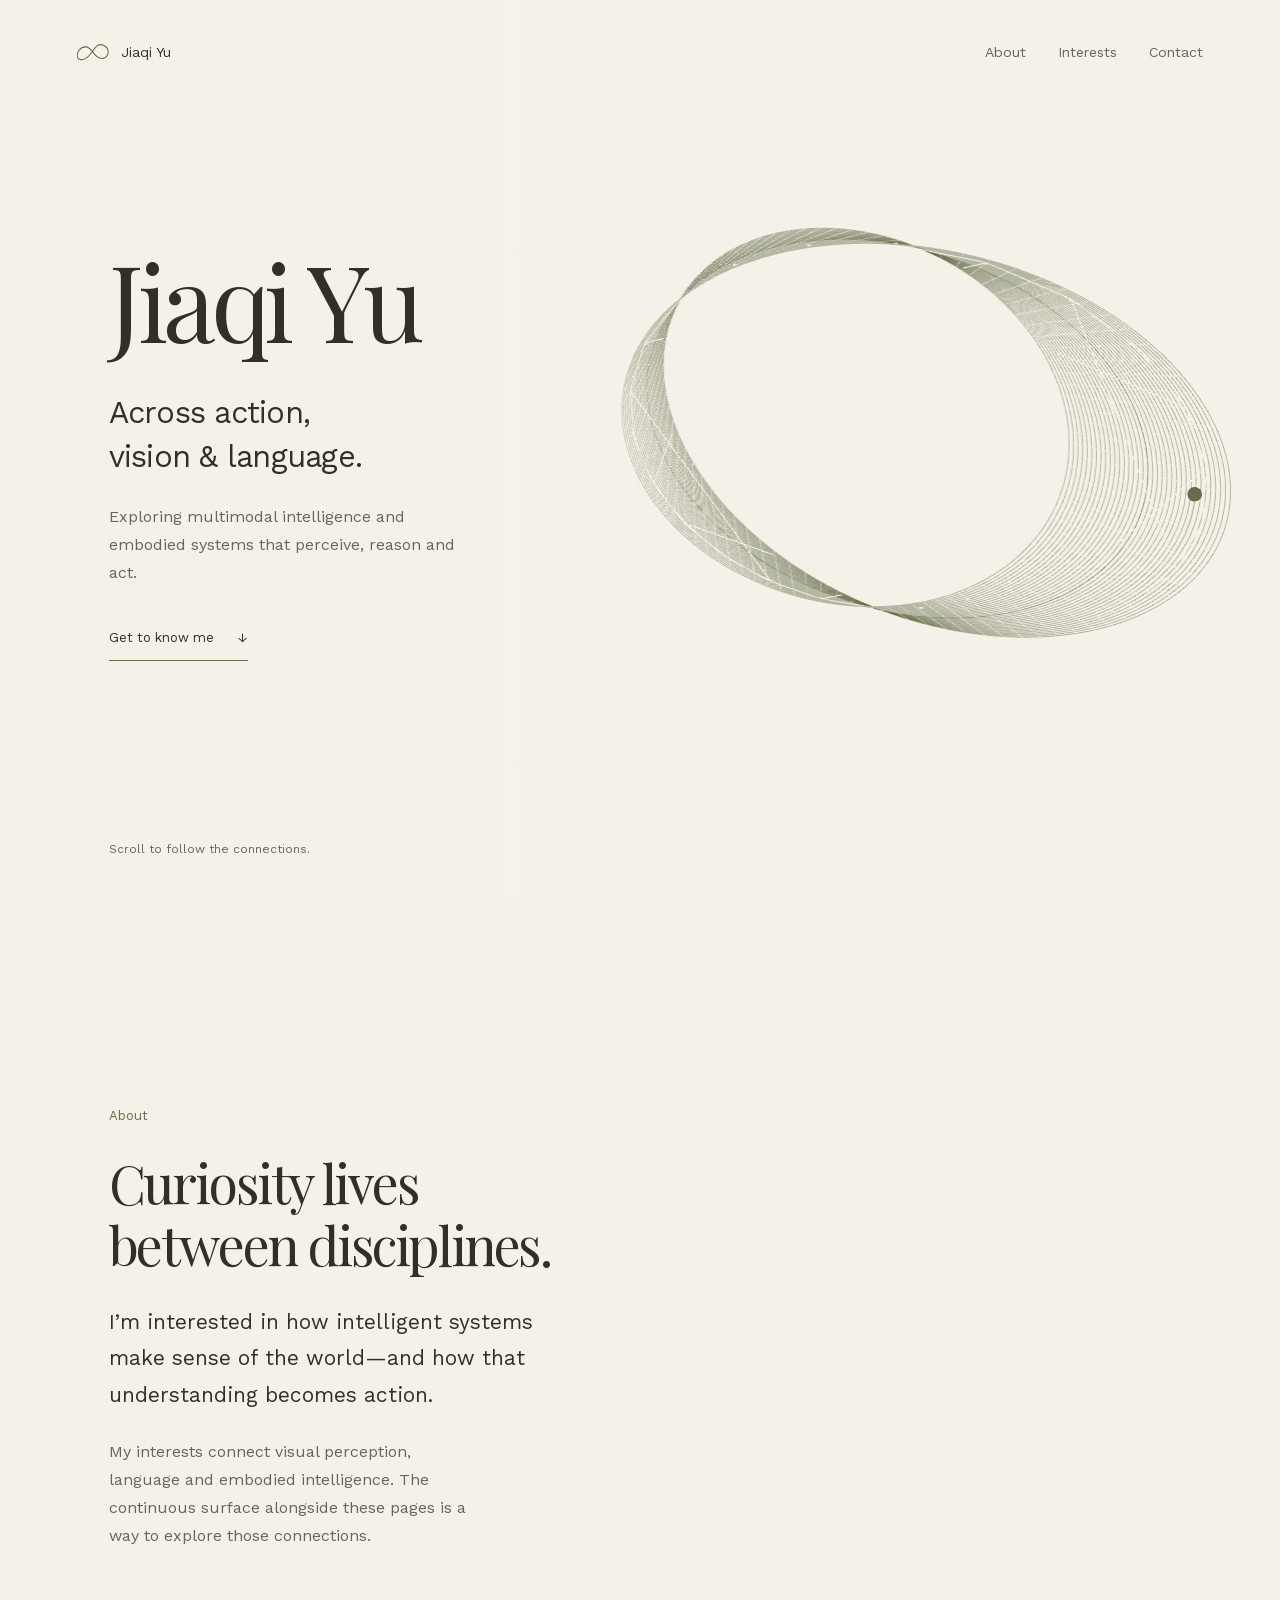
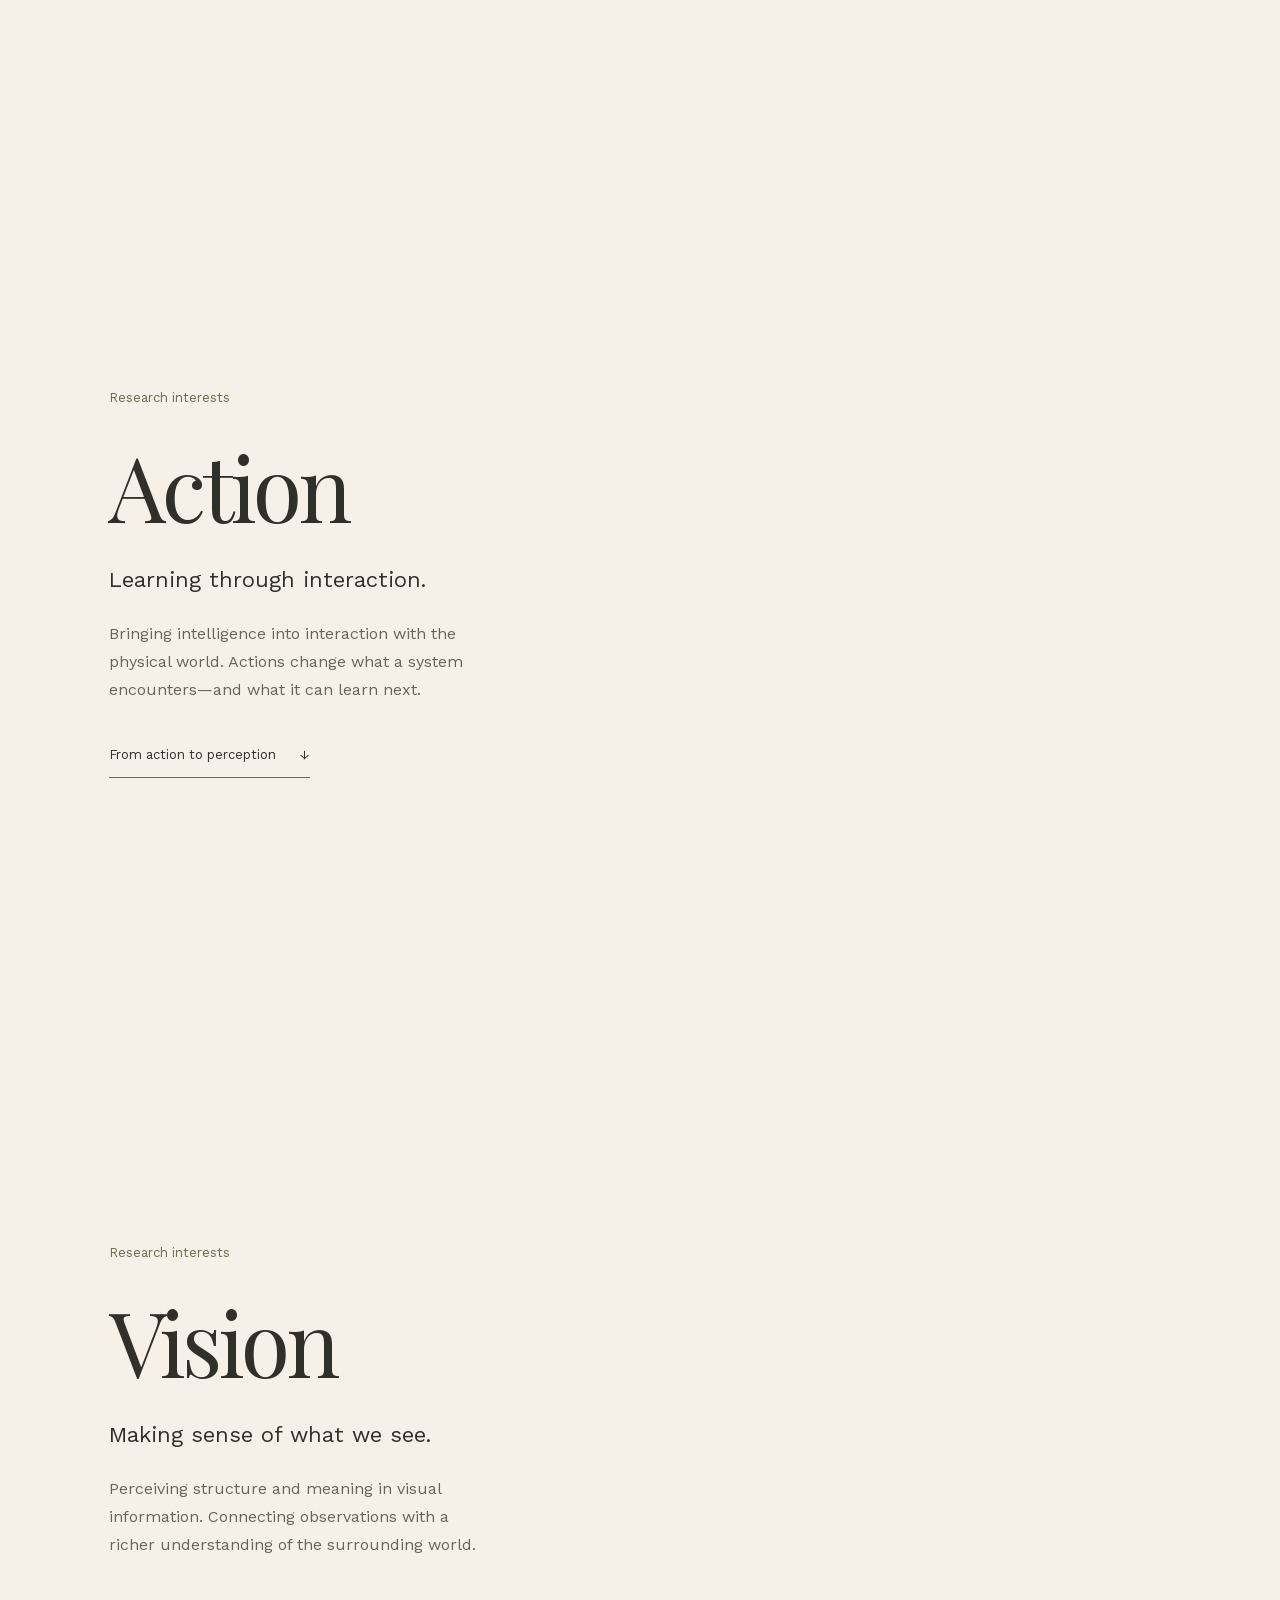
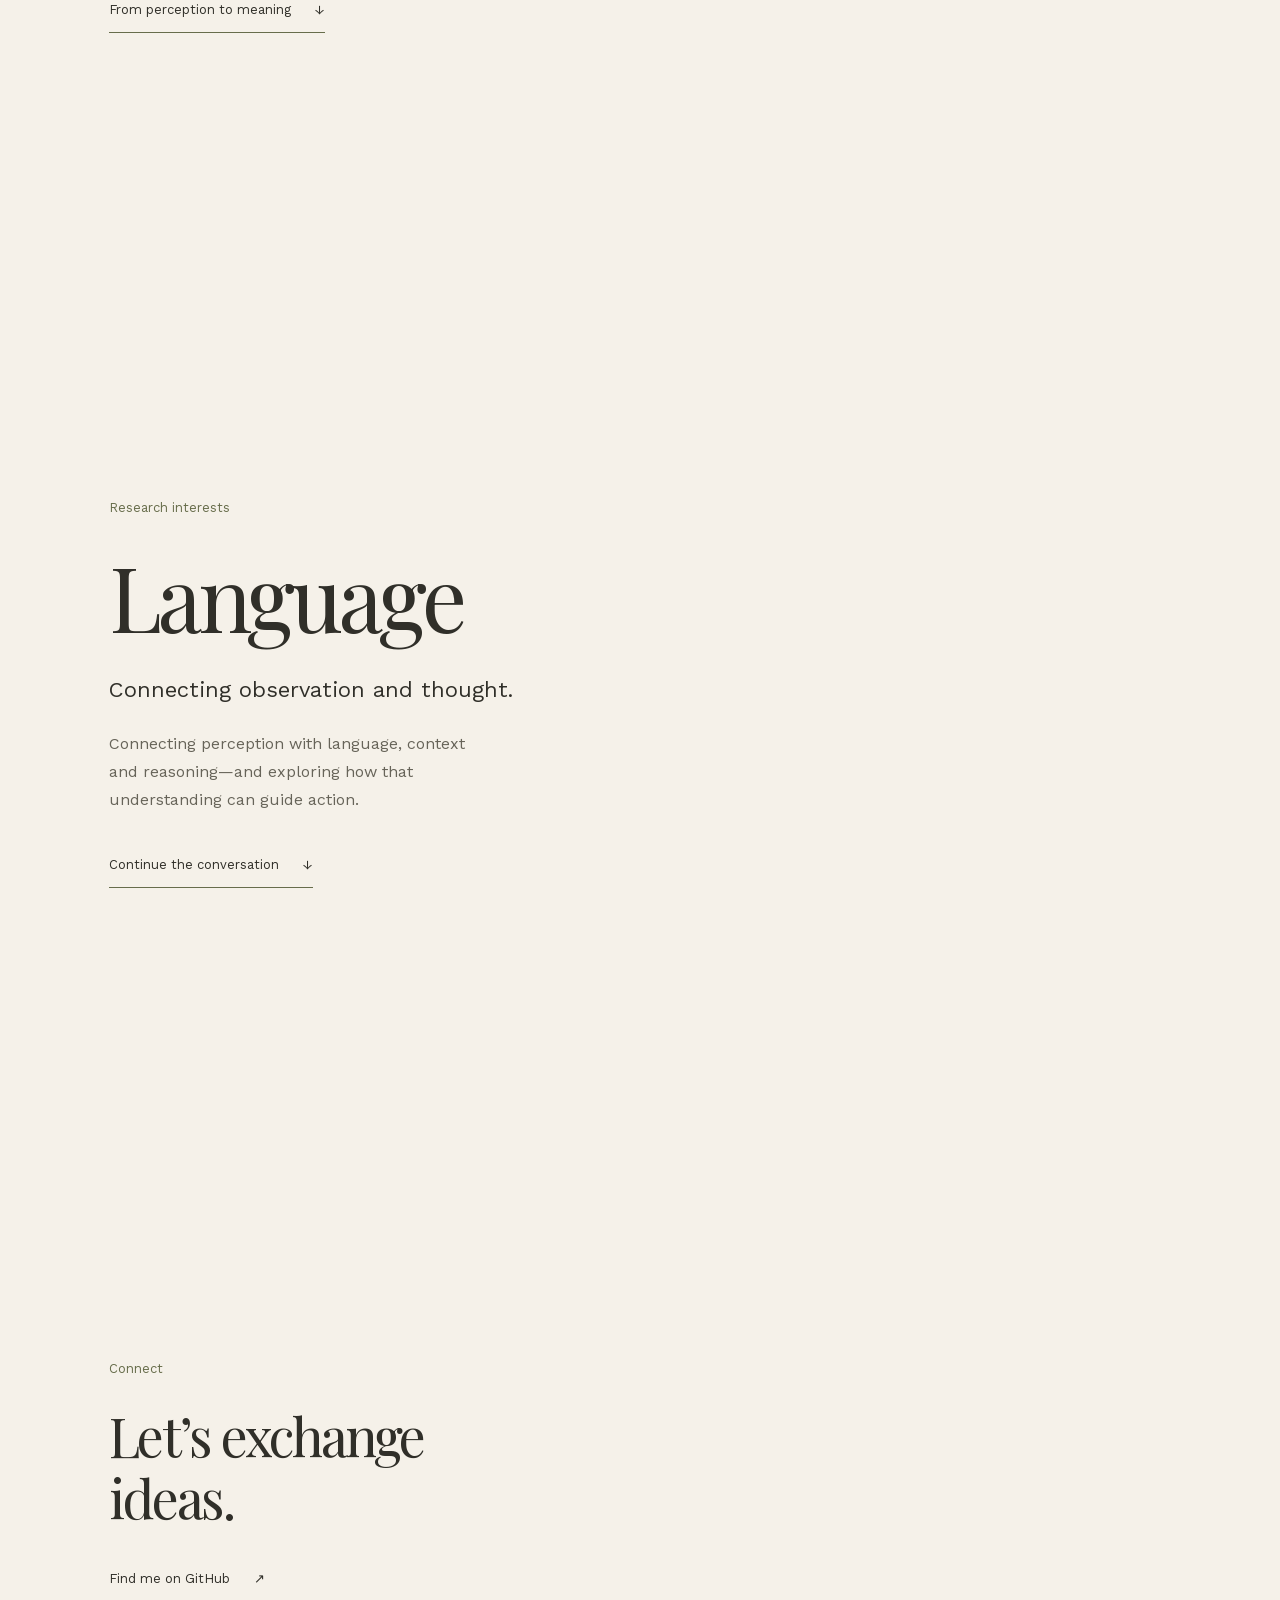
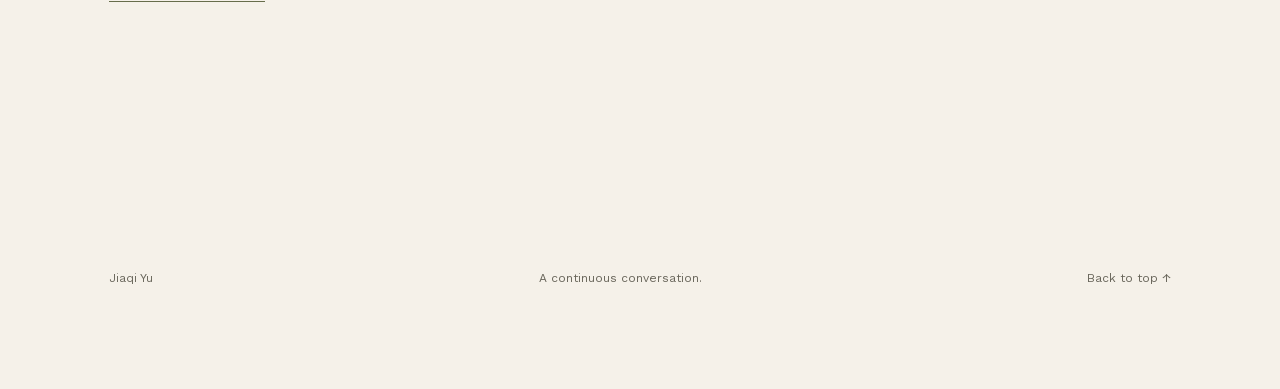
<file: index.html>
<!doctype html>
<html lang="en">
<head>
  <meta charset="utf-8">
  <meta name="viewport" content="width=device-width, initial-scale=1">
  <meta name="description" content="Jiaqi Yu — exploring multimodal intelligence and embodied systems across action, vision and language.">
  <meta name="theme-color" content="#f5f1e9">
  <title>Jiaqi Yu — Action, vision & language</title>
  <link rel="icon" href="favicon.svg" type="image/svg+xml">
  <link rel="preload" href="assets/fonts/playfair-display.woff2" as="font" type="font/woff2" crossorigin>
  <link rel="stylesheet" href="mobius.css">
</head>
<body>
  <a class="skip" href="#about">Skip to content</a>
  <div class="visual" aria-hidden="true">
    <svg class="fallback" viewBox="0 0 600 600"><g fill="none" stroke="currentColor" stroke-width="1"><ellipse cx="300" cy="300" rx="220" ry="110" transform="rotate(-35 300 300)"/><ellipse cx="300" cy="300" rx="210" ry="135" transform="rotate(-25 300 300)"/><ellipse cx="300" cy="300" rx="195" ry="155" transform="rotate(-15 300 300)"/></g></svg>
    <canvas id="mobius"></canvas>
  </div>
  <header class="header">
    <a class="brand" href="#home"><svg viewBox="0 0 40 26" aria-hidden="true"><path d="M20 13C7-7-9 23 7 22c12-1 14-23 26-18 14 6 1 28-13 9Z"/></svg>Jiaqi Yu</a>
    <nav aria-label="Main navigation"><a href="#about">About</a><a href="#action">Interests</a><a href="#contact">Contact</a></nav>
  </header>
  <main>
    <section class="chapter hero" id="home" data-stage="home" aria-labelledby="name">
      <div class="copy"><h1 id="name">Jiaqi Yu</h1><p class="tagline">Across action,<br>vision &amp; language.</p><p class="description">Exploring multimodal intelligence and embodied systems that perceive, reason and act.</p><a class="text-link" href="#about">Get to know me <span aria-hidden="true">↓</span></a></div>
      <p class="scroll-note">Scroll to follow the connections.</p>
    </section>
    <section class="chapter" id="about" data-stage="about" aria-labelledby="about-title"><div class="copy"><p class="eyebrow">About</p><h2 id="about-title">Curiosity lives<br>between disciplines.</h2><p class="intro">I’m interested in how intelligent systems make sense of the world—and how that understanding becomes action.</p><p class="description">My interests connect visual perception, language and embodied intelligence. The continuous surface alongside these pages is a way to explore those connections.</p></div></section>
    <div id="interests">
      <section class="chapter" id="action" data-stage="action" aria-labelledby="action-title"><div class="copy"><p class="eyebrow">Research interests</p><h2 id="action-title">Action</h2><p class="chapter-line">Learning through interaction.</p><p class="description">Bringing intelligence into interaction with the physical world. Actions change what a system encounters—and what it can learn next.</p><a class="text-link" href="#vision">From action to perception <span aria-hidden="true">↓</span></a></div></section>
      <section class="chapter" id="vision" data-stage="vision" aria-labelledby="vision-title"><div class="copy"><p class="eyebrow">Research interests</p><h2 id="vision-title">Vision</h2><p class="chapter-line">Making sense of what we see.</p><p class="description">Perceiving structure and meaning in visual information. Connecting observations with a richer understanding of the surrounding world.</p><a class="text-link" href="#language">From perception to meaning <span aria-hidden="true">↓</span></a></div></section>
      <section class="chapter" id="language" data-stage="language" aria-labelledby="language-title"><div class="copy"><p class="eyebrow">Research interests</p><h2 id="language-title">Language</h2><p class="chapter-line">Connecting observation and thought.</p><p class="description">Connecting perception with language, context and reasoning—and exploring how that understanding can guide action.</p><a class="text-link" href="#contact">Continue the conversation <span aria-hidden="true">↓</span></a></div></section>
    </div>
    <section class="chapter contact" id="contact" data-stage="contact" aria-labelledby="contact-title"><div class="copy"><p class="eyebrow">Connect</p><h2 id="contact-title">Let’s exchange<br>ideas.</h2><a class="text-link" href="https://github.com/Thames-H">Find me on GitHub <span aria-hidden="true">↗</span></a></div></section>
  </main>
  <footer><span>Jiaqi Yu</span><span>A continuous conversation.</span><a href="#home">Back to top ↑</a></footer>
  <script src="assets/vendor/gsap.min.js" defer></script>
  <script src="assets/vendor/ScrollTrigger.min.js" defer></script>
  <script type="module" src="mobius.js"></script>
</body>
</html>
</file>
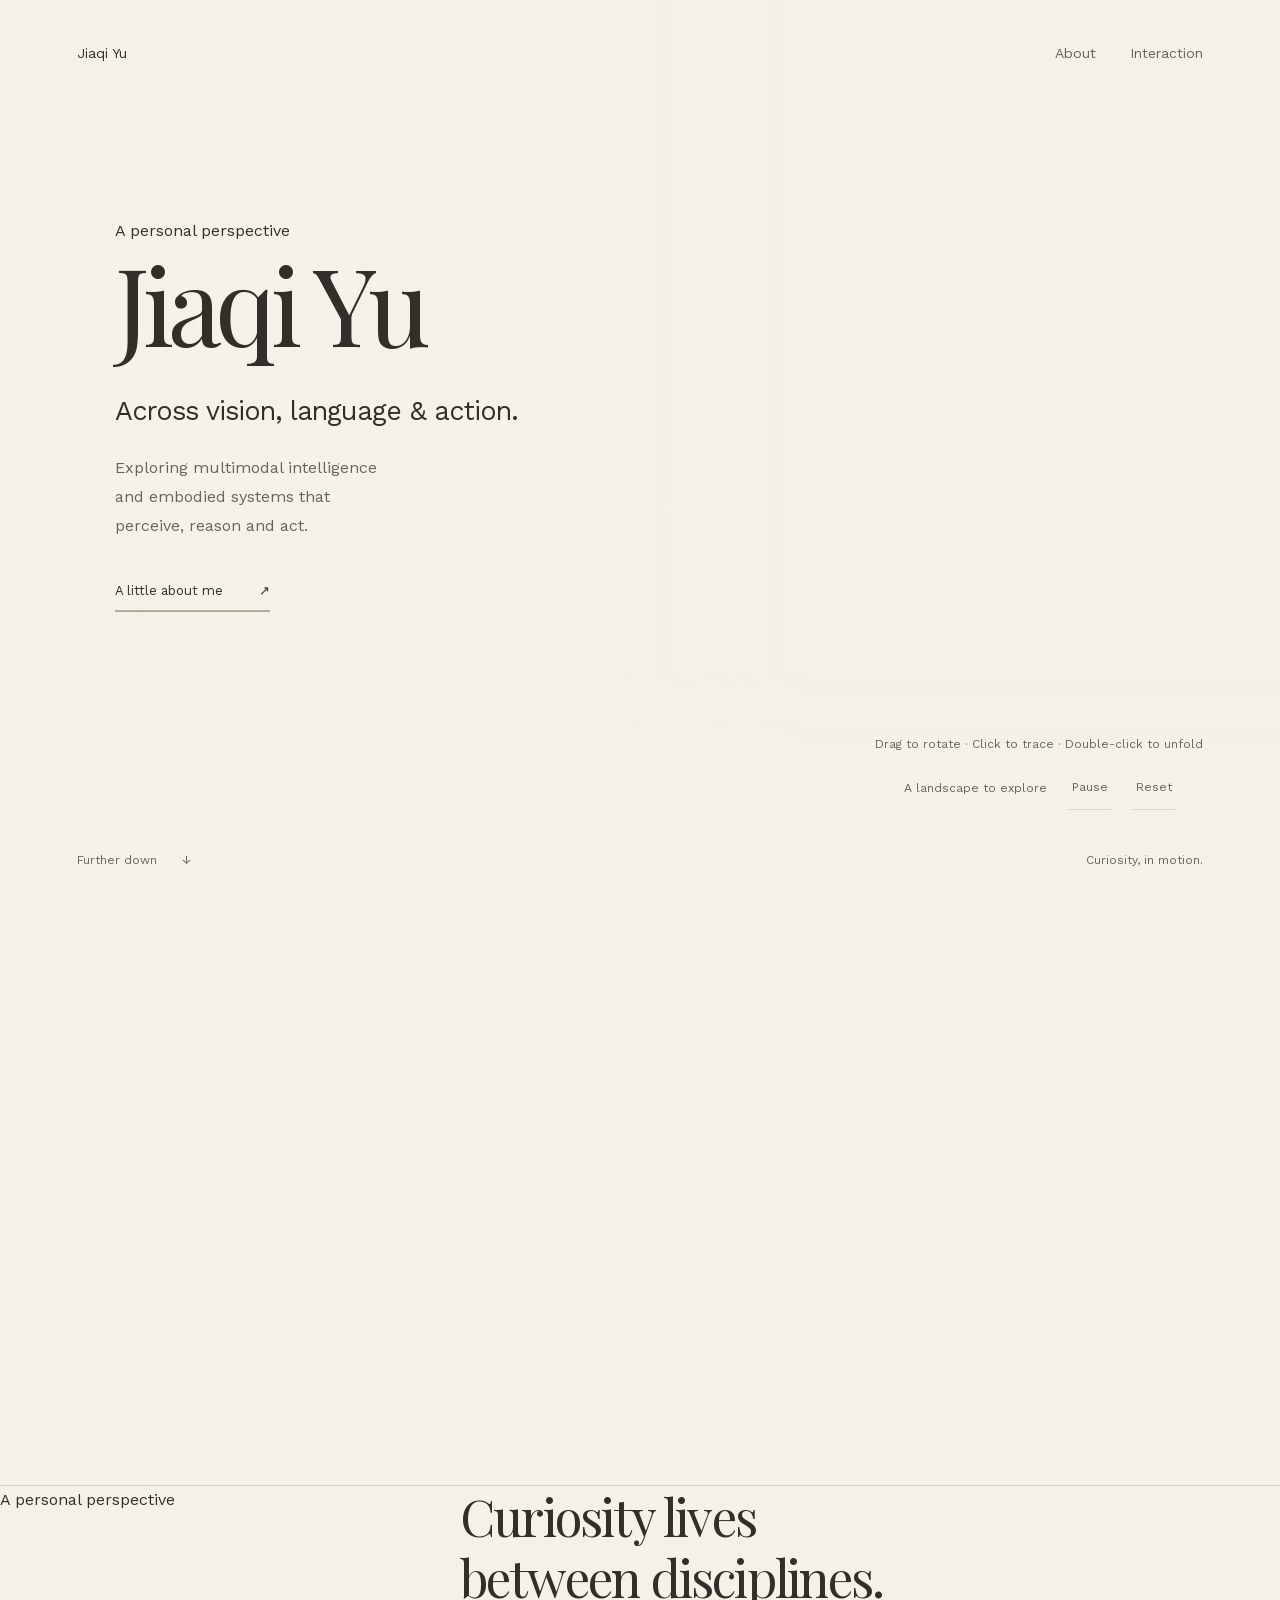
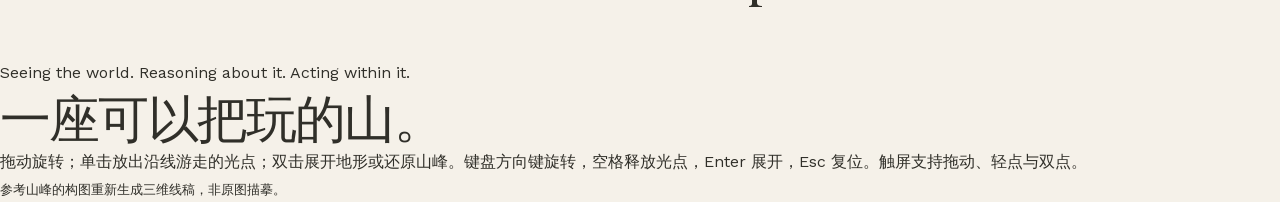
<file: mountain-play.html>
<!doctype html><html lang="en"><head><meta charset="utf-8"><meta name="viewport" content="width=device-width,initial-scale=1"><title>Jiaqi Yu — A landscape to explore</title><link rel="stylesheet" href="hero-refined.css"><link rel="stylesheet" href="mountain-play.css"></head><body><a class="skip" href="#home">Skip to content</a><main><section class="hero" id="home"><header class="header"><a class="brand" href="#home">Jiaqi Yu</a><nav><a href="#about">About</a><a href="#interaction">Interaction</a></nav></header><div class="identity"><p class="eyebrow"><span></span>A personal perspective</p><h1>Jiaqi Yu</h1><p class="tagline">Across vision, language &amp; action.</p><p class="bio">Exploring multimodal intelligence <br>and embodied systems that <br>perceive, reason and act.</p><a href="#about" class="explore">A little about me <span>↗</span></a></div><div class="mountain"><canvas id="mountain" tabindex="0" role="img" aria-label="Interactive line mountain. Drag or use arrow keys to rotate. Click or press Space to trace. Double click or press Enter to unfold the terrain." aria-describedby="help"></canvas><div class="mountain-caption"><p id="help">Drag to rotate · Click to trace · Double-click to unfold</p><div class="tools"><span id="state" role="status">A landscape to explore</span><button id="motion" aria-pressed="false">Pause</button><button id="reset">Reset</button></div></div></div><div class="hero-footer"><a href="#about">Further down <span>↓</span></a><span>Curiosity, in motion.</span></div></section><section class="about" id="about"><p class="eyebrow">A personal perspective</p><h2>Curiosity lives<br>between disciplines.</h2><p>Seeing the world. Reasoning about it. Acting within it.</p></section><section class="design" id="interaction"><h2>一座可以把玩的山。</h2><div><p>拖动旋转；单击放出沿线游走的光点；双击展开地形或还原山峰。键盘方向键旋转，空格释放光点，Enter 展开，Esc 复位。触屏支持拖动、轻点与双点。</p><small>参考山峰的构图重新生成三维线稿，非原图描摹。</small></div></section></main><script src="assets/vendor/gsap.min.js"></script><script src="assets/vendor/ScrollTrigger.min.js" defer></script>
  <script src="mountain-play.js" defer></script></body></html>
</file>
<file: mobius.css>
@font-face{font-family:'Playfair Display';src:url('assets/fonts/playfair-display.woff2') format('woff2');font-display:swap}
@font-face{font-family:'Work Sans';src:url('assets/fonts/work-sans.woff2') format('woff2');font-display:swap}
:root{--paper:#f5f1e9;--ink:#302f29;--muted:#676459;--accent:#676d4b;--line:#d8d5c8}
*{box-sizing:border-box}html{scroll-behavior:smooth}body{margin:0;background:var(--paper);color:var(--ink);font:16px/1.75 'Work Sans',sans-serif}a{color:inherit;text-decoration:none}button{font:inherit;color:inherit;cursor:pointer}a,button{touch-action:manipulation}a:focus-visible,button:focus-visible{outline:2px solid var(--accent);outline-offset:6px}h1,h2,p{margin:0}h1,h2{font-family:'Playfair Display',Georgia,serif;font-weight:400;line-height:1.15;letter-spacing:-.045em}.skip{position:fixed;top:-80px;left:20px;z-index:10;padding:12px;background:var(--paper)}.skip:focus{top:12px}
.visual{position:fixed;inset:0 0 0 39%;z-index:0;pointer-events:none;overflow:hidden}.visual canvas{display:block;width:100%;height:100%;opacity:0}.visual.ready canvas{opacity:1}.fallback{position:absolute;width:100%;height:100%;color:var(--accent);opacity:.3}.visual.ready .fallback{display:none}.visual:after{content:'';position:absolute;inset:0;background:linear-gradient(90deg,var(--paper),transparent 24%);pointer-events:none}
.header{position:absolute;inset:0 6% auto;height:105px;z-index:3;display:flex;align-items:center;justify-content:space-between;font-size:14px}.brand{display:flex;align-items:center;gap:12px}.brand svg{width:32px;fill:none;stroke:var(--accent);stroke-width:1.3}nav{display:flex;gap:32px;color:var(--muted)}nav a:hover{text-decoration:underline;text-underline-offset:7px}
main,footer{position:relative;z-index:1;pointer-events:none}main a,footer a{pointer-events:auto}.chapter{min-height:95svh;display:flex;align-items:center;padding:110px 8.5%;position:relative}.hero{min-height:100svh}.copy{width:43%;max-width:510px}.hero h1{font-size:clamp(76px,8.2vw,128px);white-space:nowrap;margin-bottom:30px}.tagline{font-size:clamp(24px,2.4vw,34px);line-height:1.45;letter-spacing:-.025em}.description{max-width:375px;color:var(--muted);margin-top:24px}.intro{font-size:21px;margin-top:28px;max-width:440px}.text-link{display:inline-flex;gap:24px;align-items:center;font-size:13px;border-bottom:1px solid var(--accent);padding:10px 0;margin-top:30px}.scroll-note{position:absolute;bottom:40px;font-size:12px;color:var(--muted)}h2{font-size:clamp(44px,4.2vw,66px)}.eyebrow{font-size:13px;color:var(--accent);margin-bottom:24px}.chapter-line{font-size:22px;line-height:1.5;margin-top:26px}#action h2,#vision h2,#language h2{font-size:clamp(64px,7vw,108px)}.contact{min-height:80svh}footer{display:flex;justify-content:space-between;gap:20px;padding:28px 8.5% 100px;font-size:12px;color:var(--muted)}
@media(max-width:900px){.header{font-size:12px;height:82px}nav{gap:18px}.chapter{padding:90px 7%;min-height:90svh}.hero{min-height:100svh}.copy{width:50%}.hero h1{font-size:76px}.visual{left:35%}}
@media(max-width:600px){.header{left:7%;right:7%}.brand{gap:6px}.brand svg{width:25px}nav{gap:14px}.chapter{align-items:flex-start;min-height:90svh;padding:110px 7% 220px}.hero{min-height:100svh;padding-top:140px}.copy{width:100%;max-width:420px}.hero h1{font-size:clamp(62px,17vw,90px);margin-bottom:22px}.tagline{font-size:25px}.description{font-size:15px;max-width:310px}.intro{font-size:19px}.visual{inset:38% -14% 0 10%;opacity:.38}.visual:after{background:linear-gradient(var(--paper),transparent 40%)}h2{font-size:42px}.chapter-line{font-size:21px}.scroll-note{bottom:90px}.contact{min-height:80svh}footer{flex-wrap:wrap;padding:25px 7% 90px}footer>span:nth-child(2){display:none}}
@media(prefers-reduced-motion:reduce){html{scroll-behavior:auto}}
</file>
<file: hero-refined.css>
@font-face{font-family:'Playfair Display';src:url('assets/fonts/playfair-display.woff2') format('woff2');font-weight:400;font-display:swap}
@font-face{font-family:'Work Sans';src:url('assets/fonts/work-sans.woff2') format('woff2');font-weight:400;font-display:swap}
:root{--paper:#f5f1e9;--ink:#302f29;--muted:#676459;--accent:#676d4b;--surface:#fcfaf5;--line:#d8d5c8}
*{box-sizing:border-box}html{scroll-behavior:smooth;scroll-padding-top:40px}body{margin:0;background:var(--paper);color:var(--ink);font:400 16px/1.7 'Work Sans',sans-serif}a{color:inherit;text-decoration:none}button{font:inherit;color:inherit;cursor:pointer}a,button{touch-action:manipulation}h1,h2,h3,p{margin:0}h1,h2,h3{font-family:'Playfair Display',Georgia,serif;font-weight:400}a:focus-visible,button:focus-visible,summary:focus-visible{outline:2px solid var(--accent);outline-offset:6px}.skip{position:fixed;top:-100px;background:var(--surface);padding:15px;z-index:99}.skip:focus{top:0}.sr-only{position:absolute;width:1px;height:1px;padding:0;margin:-1px;overflow:hidden;clip-path:inset(50%);white-space:nowrap}.hero{height:100svh;min-height:740px;position:relative;isolation:isolate;overflow:hidden}.header{position:absolute;inset:0 6% auto;height:108px;display:flex;justify-content:space-between;align-items:center;z-index:5;font-size:14px;pointer-events:none}.header a{pointer-events:auto}.brand{display:flex;gap:12px;align-items:center}.brand svg{width:29px;fill:none;stroke:var(--accent);stroke-width:1.3}nav{display:flex;gap:34px;color:var(--muted)}nav a:hover{color:var(--ink);text-decoration:underline;text-underline-offset:7px}.identity{position:absolute;z-index:3;top:46%;left:9%;transform:translateY(-50%);width:40%;pointer-events:none}.identity a{pointer-events:auto}h1{font-size:clamp(78px,8.4vw,132px);line-height:1.1;letter-spacing:-.055em;margin:0 0 30px;white-space:nowrap}.tagline{font-size:clamp(22px,2.1vw,30px);line-height:1.45;letter-spacing:-.035em}.bio{font-size:16px;line-height:1.8;color:var(--muted);max-width:310px;margin-top:23px}.explore{display:inline-flex;align-items:center;gap:36px;margin-top:30px;font-size:13px;padding:9px 0;border-bottom:1px solid var(--accent)}.hero-footer{position:absolute;bottom:30px;left:6%;right:6%;display:flex;justify-content:space-between;font-size:12px;color:var(--muted);z-index:3;pointer-events:none}.hero-footer a{pointer-events:auto;display:flex;gap:25px}.section{max-width:1440px;margin:auto;padding:100px 9%}.section-label{font-size:13px;color:var(--accent)}.about{border-top:1px solid var(--line);display:grid;grid-template-columns:1fr 2fr;gap:50px}.about .section-label{padding-top:12px}h2{font-size:clamp(36px,4vw,58px);line-height:1.2;letter-spacing:-.035em}.intro{font-size:21px;line-height:1.65;max-width:610px;margin-top:30px}.description{color:var(--muted);max-width:570px;margin-top:18px}.interests{padding-top:35px;padding-bottom:100px}.section-heading{display:flex;justify-content:space-between;align-items:center;gap:25px;margin-bottom:52px}.section-heading h2{font-size:32px}.interest-grid{display:grid;grid-template-columns:repeat(3,1fr);gap:52px}.interest-grid article{border-top:1px solid var(--line);padding-top:30px}.interest-grid svg{width:54px;height:44px;fill:none;stroke:var(--accent);stroke-width:1.2}.interest-grid h3{font-size:29px;margin:20px 0 12px}.interest-grid p{color:var(--muted);max-width:270px;font-size:15px}.contact{border-top:1px solid var(--line);display:flex;justify-content:space-between;align-items:center;gap:40px;padding-top:70px;padding-bottom:80px}.contact h2{font-size:40px;margin-top:16px}.contact-link{display:flex;gap:30px;align-items:center;border-bottom:1px solid var(--accent);padding:12px 0;font-size:14px;white-space:nowrap}.footer{border-top:1px solid var(--line);margin:0 6%;padding:28px 0 35px;display:flex;align-items:start;justify-content:space-between;gap:25px;font-size:12px;color:var(--muted)}.footer details{max-width:470px}.footer summary{cursor:pointer}.footer details p{margin-top:15px}.touch-help{display:none}
@media(min-width:1700px){.identity{left:13%}}
@media(max-width:900px){.identity{left:7%}h1{font-size:80px}.section{padding-left:7%;padding-right:7%}.about{grid-template-columns:1fr 2.5fr;gap:30px}.interest-grid{gap:25px}.contact h2{font-size:34px}}
@media(max-width:600px){.hero{min-height:830px}.header{height:80px;left:7%;right:7%;font-size:12px}.brand{gap:7px}.brand svg{width:23px}nav{gap:17px}.identity{top:135px;left:7%;width:86%;transform:none}h1{font-size:clamp(64px,17vw,96px);margin-bottom:22px}.tagline{font-size:24px}.bio{font-size:14px;max-width:275px;margin-top:18px}.explore{margin-top:20px}.hero-footer>span{display:none}.section{padding:65px 7%}.about{display:block}.about .section-label{padding:0;margin-bottom:25px}.intro{font-size:19px}.description{font-size:15px}.section-heading{display:block;margin-bottom:30px}.section-heading h2{margin-top:18px;font-size:30px}.interest-grid{grid-template-columns:1fr;gap:30px}.interest-grid article{display:grid;grid-template-columns:54px 1fr;column-gap:24px;padding-top:25px}.interest-grid svg{grid-row:1/3;margin-top:7px}.interest-grid h3{margin:0 0 8px;font-size:27px}.interest-grid p{max-width:none}.contact{display:block}.contact h2{font-size:34px}.contact-link{width:fit-content;margin-top:25px}.footer{flex-wrap:wrap;margin:0 7%;gap:20px}.footer details{order:3;width:100%;max-width:none}.touch-help{display:inline}.desktop-help{display:none}}
@media(prefers-reduced-motion:reduce){html{scroll-behavior:auto}*,*:before,*:after{transition:none!important;animation:none!important}}
</file>
<file: mountain-play.css>
.mountain{position:absolute;inset:0;z-index:0}#mountain{width:100%;height:100%;display:block;touch-action:pan-y;user-select:none;-webkit-user-select:none;cursor:grab}#mountain:active{cursor:grabbing}#mountain:focus-visible{outline:2px solid var(--accent);outline-offset:-5px}.mountain:after{content:"";position:absolute;inset:0;pointer-events:none;background:linear-gradient(90deg,rgba(245,241,233,.97),rgba(245,241,233,.82) 27%,rgba(245,241,233,0) 63%),linear-gradient(0deg,rgba(245,241,233,.9),transparent 25%)}.mountain-caption{position:absolute;bottom:10%;right:6%;z-index:2;text-align:center;font-size:12px;color:var(--muted);pointer-events:none}.tools{display:flex;gap:22px;justify-content:center;align-items:center;margin-top:12px}.tools button{pointer-events:auto;background:transparent;border:0;border-bottom:1px solid var(--line);font-size:12px;min-height:44px;padding:8px 3px}.tools button:hover{border-color:var(--accent);color:var(--ink)}.tools button[aria-pressed=true]{border-color:var(--accent)}
@media(max-width:600px){.mountain:after{background:linear-gradient(180deg,rgba(245,241,233,.97),rgba(245,241,233,.9) 42%,rgba(245,241,233,0) 64%,rgba(245,241,233,.6) 85%,var(--paper))}.mountain-caption{left:7%;right:7%;bottom:8%}.tools{margin-top:4px}}
</file>
